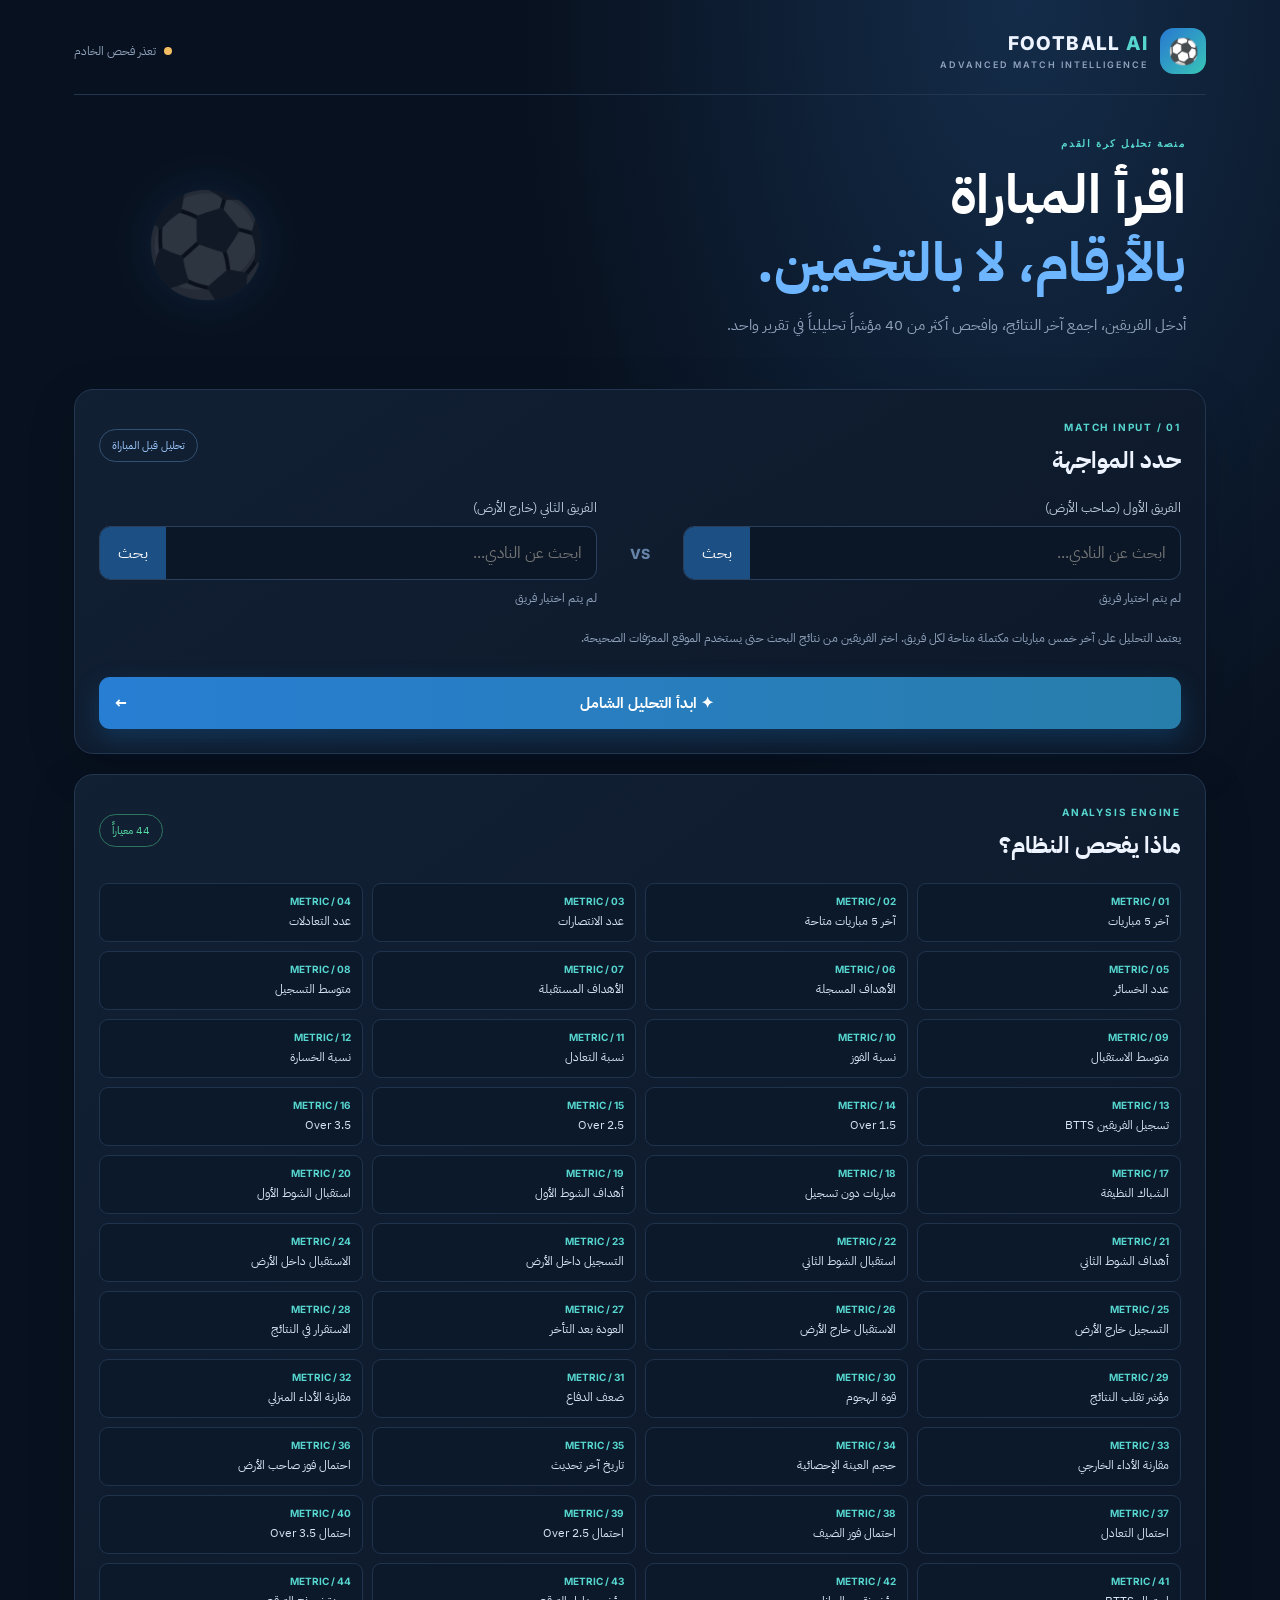
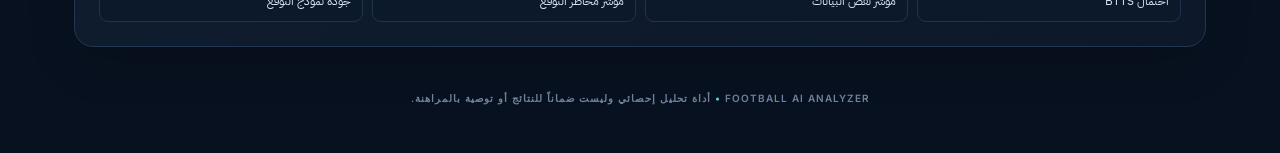
<file: site/index.html>
<!doctype html>
<html lang="ar" dir="rtl">
<head>
<meta charset="utf-8"><meta name="viewport" content="width=device-width, initial-scale=1">
<title>FOOTBALL AI ANALYZER</title>
<link rel="stylesheet" href="./style.css">
</head>
<body>
<div class="shell">
  <header class="topbar"><div class="brand"><div class="brand-mark">⚽</div><div><div class="brand-name">FOOTBALL <span>AI</span></div><div class="brand-sub">ADVANCED MATCH INTELLIGENCE</div></div></div><div class="status"><i id="statusDot"></i><span id="statusText">جارٍ فحص مصدر البيانات</span></div></header>
  <section class="hero"><div><div class="eyebrow">منصة تحليل كرة القدم</div><h1>اقرأ المباراة<br><span>بالأرقام، لا بالتخمين.</span></h1><p>أدخل الفريقين، اجمع آخر النتائج، وافحص أكثر من 40 مؤشراً تحليلياً في تقرير واحد.</p></div><div class="hero-ball">⚽</div></section>
  <section class="panel match-panel"><div class="section-head"><div><span class="step">01 / MATCH INPUT</span><h2>حدد المواجهة</h2></div><span class="pill">تحليل قبل المباراة</span></div>
    <div class="match-grid">
      <div class="team-field"><label>الفريق الأول (صاحب الأرض)</label><div class="search-wrap"><input id="teamAInput" placeholder="ابحث عن النادي..." autocomplete="off"><button class="search-btn" onclick="searchTeam('A')">بحث</button></div><div id="teamAResults" class="results"></div><div id="teamASelected" class="selected">لم يتم اختيار فريق</div></div>
      <div class="versus">VS</div>
      <div class="team-field"><label>الفريق الثاني (خارج الأرض)</label><div class="search-wrap"><input id="teamBInput" placeholder="ابحث عن النادي..." autocomplete="off"><button class="search-btn" onclick="searchTeam('B')">بحث</button></div><div id="teamBResults" class="results"></div><div id="teamBSelected" class="selected">لم يتم اختيار فريق</div></div>
    </div>
    <div class="options-row"><div class="hint">يعتمد التحليل على آخر خمس مباريات مكتملة متاحة لكل فريق. اختر الفريقين من نتائج البحث حتى يستخدم الموقع المعرّفات الصحيحة.</div></div>
    <button id="analyzeBtn" class="primary" onclick="runAnalysis()"><span>✦</span> ابدأ التحليل الشامل <b>←</b></button><div id="errorBox" class="error hidden"></div>
  </section>

  <section id="report" class="hidden">
    <div class="report-head"><div><span class="step">02 / ANALYSIS REPORT</span><h2>تقرير المباراة</h2><p id="generatedAt" class="muted"></p></div><button class="outline" onclick="window.print()">طباعة التقرير ⎙</button></div>
    <div id="summaryCards" class="summary-grid"></div>
    <div class="panel"><div class="section-head"><div><span class="step">MODEL OUTPUT</span><h3>الاحتمالات التقديرية</h3></div><span class="pill amber">نموذج أولي</span></div><div id="modelBox"></div></div>
    <div class="panel"><div class="section-head"><div><span class="step">TEAM COMPARISON</span><h3>مقارنة الفريقين</h3></div></div><div id="comparison"></div></div>
    <div class="panel"><div class="section-head"><div><span class="step">40+ ANALYSIS POINTS</span><h3>قائمة التحليل التفصيلية</h3></div></div><div id="analysisPoints" class="points-grid"></div></div>
    <div class="panel"><div class="section-head"><div><span class="step">RECENT FORM</span><h3>آخر المباريات المكتملة</h3></div></div><div id="recentMatches" class="recent-grid"></div></div>
    <div id="warnings" class="warning-list"></div>
  </section>
  <section class="panel modules"><div class="section-head"><div><span class="step">ANALYSIS ENGINE</span><h2>ماذا يفحص النظام؟</h2></div><span class="pill green">44 معياراً</span></div><div id="moduleList" class="module-grid"></div></section>
  <footer>FOOTBALL AI ANALYZER <span>•</span> أداة تحليل إحصائي وليست ضماناً للنتائج أو توصية بالمراهنة.</footer>
</div>
<script src="./config.js"></script>
<script src="./app.js"></script>
</body></html>
</file>
<file: site/style.css>
@import url('https://fonts.googleapis.com/css2?family=IBM+Plex+Sans+Arabic:wght@400;500;600;700&family=Inter:wght@400;500;600;700;800&display=swap');
:root{--bg:#08111f;--panel:#101d30;--panel2:#14243a;--line:#233650;--text:#edf4ff;--muted:#91a3bc;--blue:#55a5ff;--cyan:#56d6cf;--green:#54d6a0;--amber:#f3bd62;--red:#ff7777}*{box-sizing:border-box}body{margin:0;background:radial-gradient(ellipse at 80% 0%,#142c49 0,transparent 35%),var(--bg);color:var(--text);font-family:'IBM Plex Sans Arabic',sans-serif}.shell{max-width:1180px;margin:auto;padding:24px}.topbar{display:flex;align-items:center;justify-content:space-between;border-bottom:1px solid var(--line);padding:4px 0 20px}.brand{display:flex;align-items:center;gap:12px}.brand-mark{width:46px;height:46px;border-radius:14px;background:linear-gradient(135deg,#2878d1,#38c5b7);display:grid;place-items:center;font-size:25px}.brand-name{font:800 19px Inter,sans-serif;letter-spacing:1.4px}.brand-name span{color:var(--cyan)}.brand-sub{font:600 9px Inter,sans-serif;color:var(--muted);letter-spacing:2px;margin-top:4px}.status{font-size:12px;color:var(--muted);display:flex;align-items:center;gap:8px}.status i{width:8px;height:8px;background:var(--amber);border-radius:50%}.status i.online{background:var(--green);box-shadow:0 0 12px #54d6a0}.hero{display:flex;align-items:center;justify-content:space-between;padding:42px 20px 34px;min-height:220px}.eyebrow,.step{font:700 10px Inter,sans-serif;letter-spacing:1.8px;color:var(--cyan)}h1{font-size:clamp(34px,5vw,54px);line-height:1.25;margin:12px 0;color:#fff}h1 span{color:#6db5ff}.hero p{color:var(--muted);max-width:580px;font-size:15px;line-height:1.9}.hero-ball{font-size:100px;opacity:.15;filter:drop-shadow(0 0 25px #3186d8);margin-left:50px}.panel{background:linear-gradient(145deg,rgba(18,32,52,.98),rgba(13,25,42,.98));border:1px solid var(--line);border-radius:19px;padding:24px;margin-bottom:20px;box-shadow:0 14px 50px #0002}.section-head,.report-head{display:flex;align-items:center;justify-content:space-between;margin-bottom:20px}h2,h3{margin:5px 0 0}h2{font-size:23px}h3{font-size:19px}.pill{font-size:11px;border:1px solid #315274;color:#9dcaff;border-radius:30px;padding:7px 12px}.pill.green{color:var(--green);border-color:#2e755f}.pill.amber{color:var(--amber);border-color:#775d32}.match-grid{display:grid;grid-template-columns:1fr 50px 1fr;gap:18px;align-items:center}.team-field label,.options-row label{display:block;color:#b7c6d9;font-size:13px;margin-bottom:9px}.search-wrap{display:flex;background:#0b1727;border:1px solid #2a405d;border-radius:11px;overflow:hidden}.search-wrap input{border:0;background:transparent;flex:1;min-width:0;padding:14px;color:#fff;outline:none;font:inherit}.search-btn{border:0;background:#1c4f84;color:white;padding:0 18px;font:inherit;cursor:pointer}.versus{font:800 14px Inter;color:#6584a8;text-align:center}.selected{font-size:12px;color:var(--muted);margin-top:9px;min-height:20px}.results{position:relative;z-index:3}.result-item{display:flex;align-items:center;gap:9px;width:100%;text-align:right;border:1px solid #2a405d;background:#14243a;color:white;padding:9px 12px;cursor:pointer}.result-item:hover{background:#1b3656}.result-item img{width:25px;height:25px;object-fit:contain}.options-row{display:flex;align-items:end;gap:25px;margin:20px 0}.options-row input{background:#0b1727;border:1px solid #2a405d;border-radius:9px;padding:11px;color:white;width:150px;font:inherit}.hint{font-size:12px;color:var(--muted);padding-bottom:10px}.primary{width:100%;border:0;border-radius:11px;padding:15px;background:linear-gradient(90deg,#287ed3,#287eaa);color:white;font-family:inherit;font-weight:700;font-size:15px;cursor:pointer;box-shadow:0 9px 25px #1677c344}.primary b{float:left}.error{margin-top:14px;color:#ffc2c2;background:#572b35;border:1px solid #89404e;padding:12px;border-radius:9px;font-size:13px}.hidden{display:none!important}.report-head{margin:34px 0 18px}.muted{color:var(--muted);font-size:12px}.outline{background:transparent;border:1px solid #3b5879;color:#b9d9ff;border-radius:9px;padding:10px 14px;cursor:pointer}.summary-grid{display:grid;grid-template-columns:repeat(4,1fr);gap:12px;margin-bottom:20px}.stat-card{background:var(--panel);border:1px solid var(--line);border-radius:14px;padding:17px}.stat-card small{color:var(--muted);font-size:11px}.stat-card strong{display:block;font:700 25px Inter;margin:8px 0;color:#fff}.stat-card em{font-size:11px;color:var(--cyan);font-style:normal}.compare-table{width:100%;border-collapse:collapse;font-size:13px}.compare-table th,.compare-table td{padding:12px;border-bottom:1px solid var(--line);text-align:center}.compare-table th:first-child,.compare-table td:first-child{text-align:right;color:#b6c6da}.compare-table th{color:#9fcaff}.points-grid{display:grid;grid-template-columns:repeat(3,1fr);gap:9px}.point{background:#0c192a;border:1px solid #20334d;border-radius:10px;padding:11px}.point .pname{font-size:12px;color:#dce9f9}.point .pvalue{font:700 15px Inter;margin-top:7px;color:#69d7c7}.point .pnote{font-size:10px;color:var(--muted);margin-top:4px}.recent-grid{display:grid;grid-template-columns:1fr 1fr;gap:18px}.recent-team h4{margin:0 0 10px}.match-row{display:flex;justify-content:space-between;gap:10px;padding:9px 0;border-bottom:1px solid var(--line);font-size:12px;color:#c7d5e6}.form-chip{display:inline-grid;place-items:center;width:22px;height:22px;border-radius:6px;font:700 10px Inter;margin-left:4px}.W{background:#1b654e;color:#a4f2d1}.D{background:#6c5927;color:#ffe3a2}.L{background:#71333b;color:#ffc1c1}.warning-list{margin:15px 0}.warning{padding:11px 14px;background:#3b3020;border:1px solid #735b32;color:#f3d9a9;border-radius:9px;margin:8px 0;font-size:12px}.module-grid{display:grid;grid-template-columns:repeat(4,1fr);gap:9px}.module{background:#0c192a;border:1px solid #20334d;border-radius:9px;padding:11px;font-size:12px;color:#d7e4f4}.module span{display:block;color:var(--cyan);font:700 10px Inter;margin-bottom:5px}.model-note{color:var(--muted);font-size:11px;margin-top:12px;line-height:1.8}.prob-grid{display:grid;grid-template-columns:repeat(3,1fr);gap:10px}.prob{background:#0c192a;border:1px solid var(--line);border-radius:10px;padding:14px;text-align:center}.prob strong{display:block;font:700 22px Inter;color:var(--cyan);margin-top:7px}.bar{height:7px;background:#24364e;border-radius:8px;overflow:hidden;margin-top:8px}.bar i{display:block;height:100%;background:linear-gradient(90deg,#287ed3,#55d6cf)}footer{text-align:center;color:#6e829e;font:600 10px Inter;letter-spacing:1px;padding:25px}footer span{color:var(--cyan)}@media(max-width:760px){.shell{padding:14px}.hero{padding:30px 8px}.hero-ball{display:none}.match-grid{grid-template-columns:1fr;gap:10px}.versus{padding:3px}.summary-grid{grid-template-columns:repeat(2,1fr)}.points-grid{grid-template-columns:repeat(2,1fr)}.module-grid{grid-template-columns:repeat(2,1fr)}.recent-grid{grid-template-columns:1fr}.options-row{align-items:start;flex-direction:column;gap:8px}.report-head{align-items:start;gap:10px}}@media print{body{background:#fff;color:#111}.shell{max-width:none}.panel,.stat-card,.point,.prob{background:#fff;color:#111;box-shadow:none;border-color:#bbb}.muted,.pnote,.point .pname{color:#444}.topbar,.hero,.match-panel,.modules,footer,.outline{display:none!important}#report{display:block!important}.report-head{margin-top:0}}
</file>
